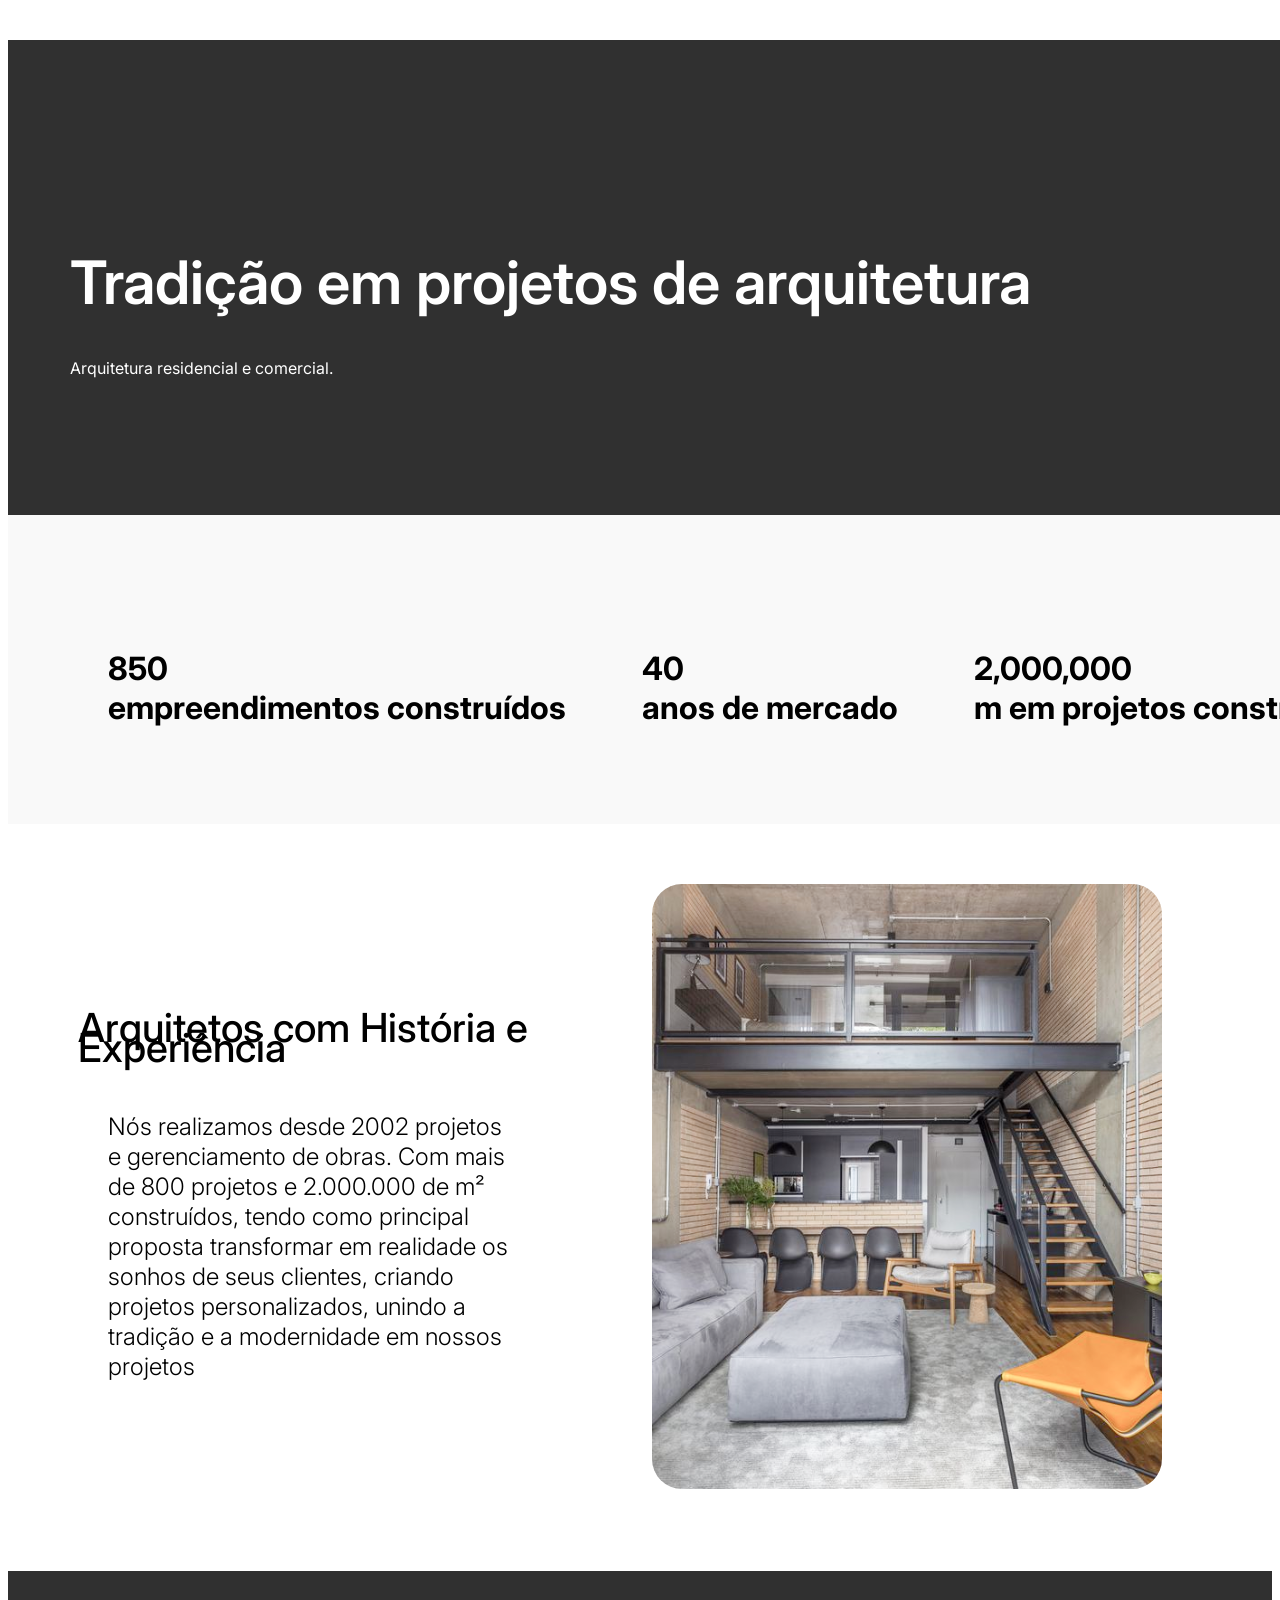
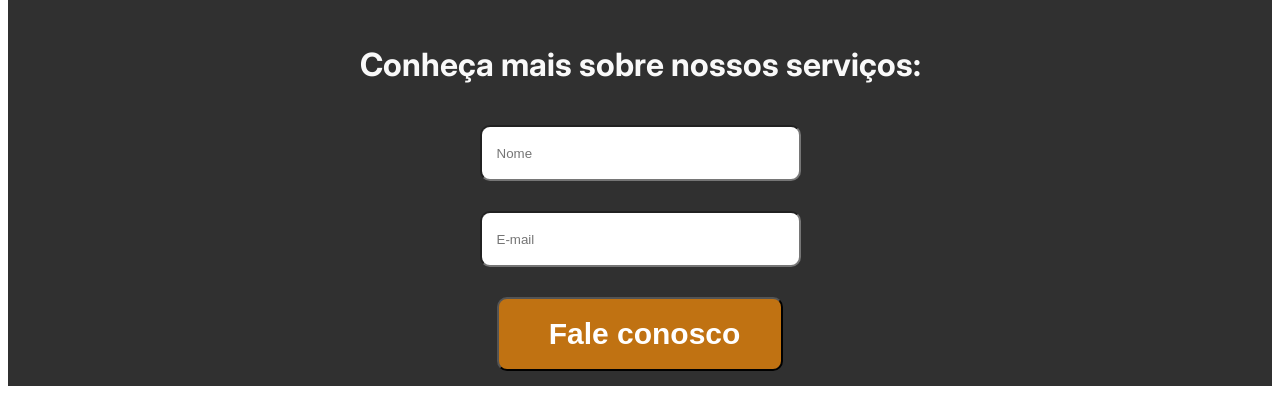
<file: index.html>
<!DOCTYPE html>
<html lang="pt-br">
<head>
    <meta charset="UTF-8">
    <meta name="viewport" content="width=device-width, initial-scale=1.0">
    <link rel="preconnect" href="https://fonts.googleapis.com">
    <link rel="preconnect" href="https://fonts.gstatic.com" crossorigin>
    <link href="https://fonts.googleapis.com/css2?family=Inter:ital,opsz,wght@0,14..32,100..900;1,14..32,100..900&display=swap" rel="stylesheet">
    <link rel="stylesheet" href="style.css">
    <title>Projeto Arquitetura</title>
</head>
    
<body>
    <div id="topo">
         <h1 id="frase1">Tradição em projetos de arquitetura</h1>
        <p id="frase2">Arquitetura residencial e comercial.</p>
        </div>
    
    <div id="caixamenu">
        <h1 id="menusuperior">850<br class="icone">empreendimentos construídos
            
            <p>
                40<br class="icone">anos de mercado
            </p>
            <p>
                2,000,000<br class="icone">m em projetos construídos
            </p>
        </div>

        <div class="container">
            <h1 id="descriçao">Arquitetos com História e Experiência
                <p id="paragrafo">Nós realizamos desde 2002 projetos e gerenciamento de obras. Com mais de 800 projetos e 2.000.000 de m² construídos,
                    tendo como principal proposta transformar em realidade os sonhos de seus clientes, criando projetos personalizados, unindo a tradição 
                e a modernidade em nossos projetos</p>

            </h1>
            <img id="imagem"  src="./imagens/foto.svg" alt="">
        </div>


        <div class="rodape">
            <h1 id="serviços">Conheça mais sobre nossos serviços:</h1>
            <form>
                <input type="text" placeholder="Nome"> <br>
                <input type="e-mail" placeholder="E-mail"> <br>
                <button id="botao">Fale conosco</button>
            </form>
          
        </div>
      

<script src="index.js"></script>
</body>
</html>
</file>
<file: style.css>
*{
    margin:0px
    font-family: 'inter';
    }

#topo{
    height: 475px;
    width: 1440px;
    background-color: #303030;
}
#frase1{
    font-family: 'inter';
    padding-top: 206px;
    margin-left: 62px;
    color: #ffffff;
    font-weight: 600;
    font-size: 60px;
    line-height: 72px;
    letter-spacing: -2.5%;
    display: flex;
    width: 1024;
    height: 72;
}

#frase2{
    font-family: 'inter';
    color: #ffffff;
    margin-left: 62px;
}

#caixamenu{
    background-color: #f9f9f9;
    width: 1440px;
    height: 229px;
    padding-top: 80px;
    font-family: 'inter';
    }

#menusuperior{
    display:grid;
    grid-auto-flow: column;
    align-items: center;
    columns: auto;
    margin-left: 100px;
   
    
}

.icone{
    font-family: 'inter';
    font-weight: 400;
    line-height: 28px;
    }

.container{
    display: flex;
    align-items: center;
    justify-content: center;
}
#descriçao{
    font-family: 'inter';  
    font-weight: 500;
    font-size: 40px;
    line-height: 20px;
    letter-spacing: 0px;
    vertical-align: middle;
    padding-top: 80px;
    margin-left: 70px;
}

#imagem{
    width: 510;
    height: 605;
    top: 781px;
    left: 876px;
    border-radius: 30px;
    margin: 0px 50px;
    padding: 60px;

}

#paragrafo{
    font-family: Inter;
    font-weight: 300;
    font-size: 24px;
    line-height: 30px;
    letter-spacing: 0px;
    vertical-align: middle;
    padding: 30px;
}

.rodape{
    background-color: #303030;
    font-family: Inter;
    color: #f9f9f9;
    width: 1440;
    height: 638;
    top: 1478px;
    text-align: center;
    font-size: 25px;
    

}

#serviços{
font-family: Inter;
font-weight: 700;
font-size: 32px;
line-height: 150%;
letter-spacing: 0%;
text-align: center;
padding-top: 70px;
align-items: center;
}

input{
width: 300px;
height: 50px;
border-radius: 10px;
margin: 15px;
background: #FFFFFF;
padding-left: 15px;
}

#botao{
background: #C07212;
color: #FFFFFF;
font-family: 'Trebuchet MS', 'Lucida Sans Unicode', 'Lucida Grande', 'Lucida Sans', Arial, sans-serif;
padding-left: 15px;
width: 286px;
height: 74px;
top: 1955px;
left: 577px;
border-radius: 10px;
font-weight: 700;
font-size: 30px;
line-height: 30px;
letter-spacing: 0px;
vertical-align: middle;
margin: 15px;
}
</file>
